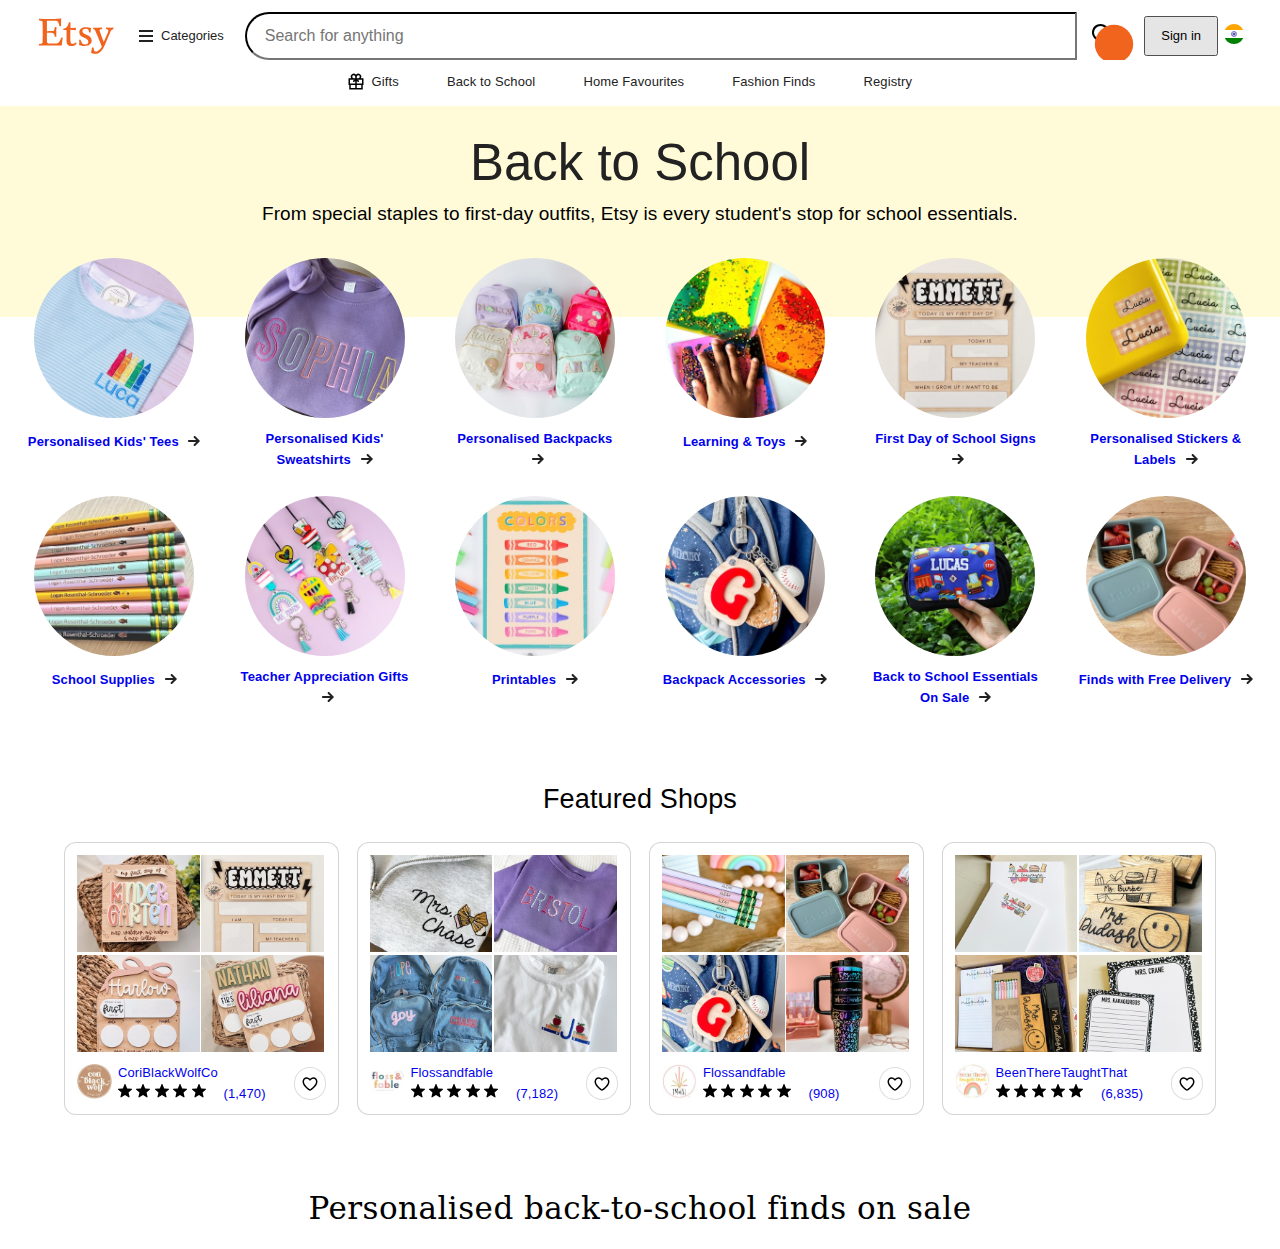
<file: index.html>
<!DOCTYPE html>
<html lang="en">
<head>
    <meta charset="UTF-8">
    <meta name="viewport" content="width=device-width, initial-scale=1.0">
    <title>Document</title>
    <link rel="stylesheet" href="style/general.css">
    <link rel="stylesheet" href="style/header.css">
    <link rel="stylesheet" href="style/banner.css">
    <link rel="stylesheet" href="style/feature.css">
    <link rel="stylesheet" href="style/personalize-zone.css">
    
</head>
<body>
    <div class="desktop-header-outer">
        <div class="desktop-header-wrapper">
            <header class="desktop-header">
                <div class="etsy-logo">
                    <a href="">
                        <span class="hidden">Etsy</span>
                        <span class="logo-outer">
                            <svg class="logo" xmlns="http://www.w3.org/2000/svg" viewBox="0 0 48 24" aria-hidden="true" focusable="false"><path d="M6.547,3.125v6.008c0,0,2.117,0,3.25-0.086c0.891-0.156,1.055-0.242,1.219-1.133l0.328-1.305h0.969l-0.164,2.852 l0.086,2.922h-0.977l-0.242-1.141c-0.242-0.812-0.57-0.977-1.219-1.055c-0.812-0.086-3.25-0.086-3.25-0.086v5.039 c0,0.969,0.492,1.383,1.625,1.383h3.414c1.055,0,2.109-0.086,2.766-1.625l0.883-1.953h0.82c-0.086,0.406-0.492,3.984-0.57,4.789 c0,0-3.086-0.078-4.383-0.078H5.25l-3.492,0.078v-0.883l1.133-0.25c0.82-0.164,1.062-0.406,1.062-1.055 c0,0,0.086-2.195,0.086-5.852c0-3.648-0.086-5.844-0.086-5.844c0-0.727-0.242-0.891-1.062-1.055L1.758,2.555V1.664l3.414,0.07h6.5 c1.297,0,3.484-0.234,3.484-0.234s-0.078,1.375-0.164,4.625h-0.891l-0.328-1.141c-0.32-1.461-0.805-2.188-1.703-2.188H6.961 C6.547,2.797,6.547,2.875,6.547,3.125z M19.703,3.766h0.977V7.18l3.336-0.164l-0.164,1.547l-3.25-0.25v6.016 c0,1.703,0.57,2.359,1.547,2.359c0.883,0,1.539-0.492,1.781-0.898l0.484,0.57c-0.484,1.133-1.859,1.703-3.164,1.703 c-1.617,0-2.93-0.969-2.93-2.836V8.398h-1.938V7.586C18.008,7.422,19.219,6.445,19.703,3.766z M26.695,14.242l0.648,1.547 c0.242,0.648,0.812,1.305,2.109,1.305c1.383,0,1.953-0.734,1.953-1.625c0-2.766-5.445-1.953-5.445-5.688c0-2.109,1.703-3.094,3.898-3.094c0.977,0,2.438,0.164,3.172,0.492c-0.164,0.812-0.25,1.867-0.25,2.68l-0.805,0.078l-0.57-1.625 c-0.164-0.398-0.82-0.727-1.625-0.727c-0.977,0-1.953,0.406-1.953,1.461c0,2.516,5.609,1.953,5.609,5.688c0,2.117-1.867,3.25-4.148,3.25c-1.703,0-3.414-0.656-3.414-0.656c0.164-0.969,0.086-2.023,0-3.086H26.695z M33.031,22.039 c0.242-0.891,0.406-2.023,0.57-3.086l0.891-0.078l0.328,1.703c0.078,0.406,0.32,0.734,0.969,0.734c1.055,0,2.438-0.648,3.742-2.922 c-0.578-1.383-2.281-5.844-3.828-9.258c-0.406-0.898-0.484-0.977-1.047-1.141l-0.414-0.156v-0.82l2.445,0.086l3-0.164V7.75 l-0.734,0.164c-0.57,0.078-0.805,0.398-0.805,0.727c0,0.086,0,0.164,0.078,0.328c0.156,0.492,1.461,4.141,2.438,6.578c0.805-1.703,2.352-5.523,2.594-6.172c0.086-0.328,0.164-0.406,0.164-0.648c0-0.414-0.242-0.656-0.805-0.812L42.039,7.75V6.938 l2.281,0.078l2.109-0.078V7.75l-0.406,0.32c-0.812,0.328-0.898,0.406-1.219,1.062l-3.57,8.359 c-2.117,4.797-4.312,5.203-5.852,5.203C34.406,22.695,33.672,22.445,33.031,22.039z"></path></svg>
                        </span>
                    </a>
                </div>
                <nav class="category-wrapper">
                    <div class="category-bar">
                        <button class="category-bar-button">
                            <span class="bar-icon">
                                <svg xmlns="http://www.w3.org/2000/svg" aria-hidden="true" focusable="false" viewBox="0 0 18 18">
                                    <rect x="2" y="8" width="14" height="2"></rect>
                                    <rect x="2" y="13" width="14" height="2"></rect>
                                    <rect x="2" y="3" width="14" height="2"></rect>
                                </svg>
                            </span>Categories
        
                        </button>
                    </div>
                </nav>
                <div class="search-bar">
                    <div class="search-bar-outer">
                        <form class="search-bar-form">
                            <div class="search-container">
                                <div class="search-bar-inner">
                                   <input type="text" placeholder="Search for anything" class="search-bar-input">
                                    <button class="button-search-icon">
                                       <span class="search-icon-inner">
                                         <svg xmlns="http://www.w3.org/2000/svg" viewBox="0 0 24 24" aria-hidden="true" focusable="false"><path fill-rule="evenodd" clip-rule="evenodd" d="M10.5 19a8.46 8.46 0 0 0 5.262-1.824l4.865 4.864 1.414-1.414-4.865-4.865A8.5 8.5 0 1 0 10.5 19m0-2a6.5 6.5 0 1 0 0-13 6.5 6.5 0 0 0 0 13"></path></svg>
                                       </span> 
                                    </button>
                                </div>
                            </div>
                        </form>
                    </div>
                </div>
                <div class="icon-container">
                    <nav class="icon-inner">
                        <ul class="icon-list">
                            <li>
                                <button class="sign-in-button">Sign in</button>
                            </li>
                            <li>
                                <span class="flag-icon-item">
                                    <a class="flag inner">
                                        <svg xmlns="http://www.w3.org/2000/svg" xmlns:xlink="http://www.w3.org/1999/xlink" width="20" height="20" viewBox="0 0 20 20" aria-hidden="true" focusable="false"><title>INDIA</title><defs><path d="M.003 10c0 5.516 4.485 10.002 10 10.002s10-4.486 10-10c0-5.516-4.485-10-10-10s-10 4.484-10 10z" id="a"></path><path d="M10.003 20.002c5.515 0 10-4.486 10-10 0-5.516-4.485-10-10-10s-10 4.484-10 10c0 5.514 4.485 10 10 10z" id="d"></path><filter x="-2.5%" y="-2.5%" width="105%" height="105%" filterUnits="objectBoundingBox" id="c"><feGaussianBlur stdDeviation=".5" in="SourceAlpha" result="shadowBlurInner1"></feGaussianBlur><feOffset in="shadowBlurInner1" result="shadowOffsetInner1"></feOffset><feComposite in="shadowOffsetInner1" in2="SourceAlpha" operator="arithmetic" k2="-1" k3="1" result="shadowInnerInner1"></feComposite><feColorMatrix values="0 0 0 0 0 0 0 0 0 0 0 0 0 0 0 0 0 0 0.5 0" in="shadowInnerInner1"></feColorMatrix></filter></defs><g fill="none" fill-rule="evenodd"><mask id="b" fill="#fff"><use xlink:href="#a"></use></mask><path fill="green" mask="url(#b)" d="M0 20h20v-6H0"></path><path fill="#FFF" mask="url(#b)" d="M0 14V6h20v8"></path><path fill="orange" mask="url(#b)" d="M0 6h20V0H0"></path><use filter="url(#c)" xlink:href="#d" fill="#000"></use></g><g transform="translate(10,10)"><circle r="0.8" fill="#008"></circle><circle r="0.5" fill="#fff"></circle><circle r="0.8" fill="#008"></circle><g id="j"><g id="i"><g id="h"><g id="g"><circle r="0.3" fill="#008" transform="rotate(2.5) translate(2.5)"></circle><path fill="#008" d="M 0, 0.9, C 0.6,4 0,2 0,2 0,2 -0.6,0 -0.6, L 0,12 z"></path></g><use xlink:href="#g" transform="rotate(15)"></use></g><use xlink:href="#h" transform="rotate(30)"></use></g><use xlink:href="#i" transform="rotate(60)"></use></g><use xlink:href="#j" transform="rotate(120)"></use><use xlink:href="#j" transform="rotate(-120)"></use></g></svg>
                                    </a>

                                </span>
                            </li>
                        </ul>

                    </nav>

                </div>

            </header>

        </div>
        <nav class="header-down">
            <div class="header-down-inner">
                <ul class="header-down-list">
                    <li class="header-down-item">
                        <a href="" class="header-down-item-link">
                            <span class="gift-icon">
                                <svg xmlns="http://www.w3.org/2000/svg" viewBox="0 0 24 24" aria-hidden="true" focusable="false"><path fill-rule="evenodd" clip-rule="evenodd" d="M5.535 7A4 4 0 0 1 12 2.354 4 4 0 0 1 18.465 7H22v9h-1v6H3v-6H2V7zm9.466 0H13V5a2 2 0 1 1 2.001 2M11 5a2 2 0 1 0-2.001 2H11zm-.764 4c-.55.614-1.348 1-2.236 1v2a4.98 4.98 0 0 0 3-1v3H4V9zM13 11c.836.628 1.874 1 3 1v-2a3 3 0 0 1-2.236-1H20v5h-7zm-8 5v4h6v-4zm8 4v-4h6v4z"></path></svg>
                            </span>
                            <span>Gifts</span>
                        </a>
                    </li>
                    <li class="header-down-item">
                        <a href="#" class="header-down-item-link">
                            Back to School
                        </a>
                    </li>
                    <li class="header-down-item">
                        <a href="" class="header-down-item-link">
                            Home Favourites
                        </a>
                    </li>
                    <li class="header-down-item">
                        <a href="" class="header-down-item-link">
                           Fashion Finds 
                        </a>
                    </li>
                    <li class="header-down-item">
                        <a href="" class="header-down-item-link">
                            Registry
                        </a>
                    </li>
                </ul>
            </div>

        </nav>

    </div>
    <main>
        <div class="banner-outer">
            <div class="banner-wrapper">
                <h1>Back to School</h1>
                <h3>
                    From special staples to first-day outfits, Etsy is every student's stop for school essentials.
                </h3>
            </div>
             <div class="background">
             </div>
        </div>
        <div class="product-banner">
            <div class="product-banner-outer">
                <div class="product-banner-wrapper">
                    <div class="product-banner-inner">
                    
                    </div>
                </div>
            </div>
        </div>
        <div class="feature-shop-banner">
            <div class="feature-shop-banner-outer">
                <div class="feature-shop-banner-wrapper">
                    <h2>Featured Shops</h2>
                    <div class="feature-shop-banner-inner">
                        <div class="feature-shop-banner-inner-inner">    
                        </div>
                    </div>
                </div>
            </div>
        </div>
        <div class="personalized-zone">
             <div class="personalized-zone-wrapper">
                <div class="personalized-zone-outer">
                    <h2>Personalised back-to-school finds on sale</h2>
                </div>
             </div>
             <div class="filter-bar"></div>

        </div>
       

    </main>
    <script src="script/feature.js"></script>
    <script src="script/banner.js"></script>
</body>
</html>
</file>
<file: style/general.css>
*{
    padding: 0;
    margin: 0;
    box-sizing: border-box;
    font-family: Arial, Helvetica, sans-serif;
}
</file>
<file: style/header.css>
*{
    padding:0;
    margin:0;
    box-sizing: border-box;
}
/* .desktop-header-wrapper{

} */
 .desktop-header-wrapper{
   border-bottom: 0; 
 }
 .desktop-header{
    text-align: left;
    margin: 0 auto;
    max-width: 1400px;
    width: 100%;
    border-bottom: none;
    padding-left: 36px;
    padding-right: 36px;
    padding-top: 12px;
    display: flex;
    justify-content: space-between;
    align-items: center;
}
.etsy-logo{
    padding-right: 6px;
}
.hidden{
    clip:rect(0 0 0 0);
    border: 0;
    width: 1px;
    height: 1px;
    margin: -1px;
    padding: 0;
    position: absolute;
    overflow: hidden;
}
.logo-outer{
    width: 80px;
    height: 40px;
    /* vertical-align: middle; */
    right: 3px;
    top: 1px;
    display: block;
    fill:#f1641e;
}
.logo{
    display: block;
}
.category-wrapper{
    display: block;
}
.category-bar{
    display: inline-block;
    position: relative;
}
.category-bar-button{
    text-align: left;
    display: flex;
    min-height: 36px;
    min-width: 36px;
    padding: 9px 15px;
    font-size: 12.99px;
    line-height: 1.4;
    margin-right: 6px;
    justify-content: space-between;
    align-items: center;
    color:#222;
    border:none;
    outline: none;
    background: 0 0;
    cursor: pointer;
    z-index: 10;
    position: relative;
    border-radius: 24px;
}
.category-bar-button::before{
    content: "";
    width: 100%;
    height: 100%;
    position: absolute;
    top:0;
    left: 0;
    opacity: 0;
    transition: transform .2s cubic-bezier(.345,.115,.135,1.42),opacity .15s ease-out;
}
.category-bar-button::after{
    content: "";
    width: 100%;
    height: 100%;
    position: absolute;
    top:0;
    left:0
}
.bar-icon{
    height: 18px;
    width: 18px;
    fill: currentColor;
    vertical-align: middle;
    display: inline-block;
    margin-right: 6px;
}
.bar-icon svg{
    display: block;
}
.search-bar{
    width: 100%;
    padding-right: 18px;
    display: flex;
    flex:1
}
.search-bar-outer{
    display: inline-block;
    flex:1;
}
.search-bar-form{
    position: relative;
    display: flex;
}
.search-container{
    width: 100%;
    display: block;
}
.search-bar-inner{
    text-align: left;
    display: flex;
    justify-content: space-between;
    align-items: center;
    width: 100%;
    border-radius: 99999px;
    background: rgba(#222,0,05);
    position: relative;
}
.search-bar-input{
    border-width: 2px;
    border-color: #222;
    padding-left: 18px;
    border-top-left-radius: 24px;
    border-bottom-left-radius: 24px;
    background: 0 0;
    flex: 1;
    padding-right: 42px;
    height: 48px;
    padding-top: 8px;
    padding-bottom: 8px;
    outline: 3px solid #0000;
    width: 100%;
    min-width: 0;
    font-size: 16px;
    line-height: 1.7;
    display: block;
    /* transition:border .2s ease-out, background .2s ease-out; */
}
.button-search-icon{
    color: #fff;

    border-width: 2px;
    border-color: #222;
    text-align: left;
    cursor: pointer;
    padding:12px 8px 12px 15px;
    height: 48px;
    border:1.5px solid;
    background: 0 0;
    border-left: 0;
    border:1.5px solid;
    border-radius: 0 24px 24px 0;
    outline:none;
    font-size: 16px;
    font-weight: 700;
    position: relative;
}
.button-search-icon::before{
    content:"";
    border:none;
    width: 100%;
    height: 100%;
    position: absolute;
    top:0;
    left:0
}
.search-icon-inner{
    bottom:3px;
    right: 3px;
    position: relative;
     
    height: 24px;
    width: 24px;
    vertical-align: middle;
    display: inline-block;
}
.search-icon-inner::after{
    opacity: 1;
    border-radius: 9999px;
    width:48px;
    height: 48px;
    top:-2px;
    transform: scale(.8)perspective(1px);
    background: #f1641e;
    content:"";
    border:none;
    left: 0;
    position: absolute;
   
}
.search-icon-inner svg{
    display: block;  
}
.icon-container{
    flex-shrink: 0; 
}
.icon-inner{
    display: block;
}
.icon-list{
    list-style: none;
    display: flex;
    justify-content: space-between;
    align-items: center;
}
.sign-in-button{
    min-height: 36px;
    min-width: 36px;
    padding: 9px 15px;
    font-size: 12.99px;
    line-height: 1.4;
    margin-right: 6px;  
}
.sign-in-button::before{
    border:#0000 solid 0px;
    opacity: 0;
    transition: transform .2s cubic-bezier(.345,.115,.135,1.42),opacity .15s ease-out;
    content: "";
    /* trasform */
    width: 100%;
    height: 100%;
    position: absolute;
    top:0;
    left: 0;
}
.sign-in-button::after{
    background-color: #0000;
    border-color: #0000;
    /* trasform */
    width: 100%;
    height: 100%;
    position: absolute;
    top:0;
    left: 0;
}
.flag-item-icon{
    display: inline-block;
    position: relative;
}
.flag-inner{
    padding: 12px;
    line-height: 1;
}
/* .flag-inner::after{

} */
 .header-down{
    display: block;  
 }
 .header-down-inner{
   position: relative;
   background-color: #fff;
   letter-spacing: .1299px;
   font-size: 12.99px;
   font-weight: 400;
   line-height: 1.4;
   max-width: 1400px;
   margin: 0 auto;
   /* font-family:; */
 }
 .header-down-list{
    list-style: none;
    padding-top: 4px;
    padding-bottom: 5px;
    display: flex;
    justify-content: center;
 }
 .header-down-item{
    margin-right: 18px;

 }
 .header-down-item-link{
    text-decoration: none;
    min-height: 36px;
    min-width: 36px;
    padding: 9px 15px;
    font-size: 12.99px;
    line-height: 1.4;
    color:#222;
    cursor: pointer;
    text-align: center;
    vertical-align: middle;
    background: 0 0;
    border:none;
    border-radius: 24px;
    outline: none;
    font-weight: 500;
    display: inline-block;
    position: relative;
    font-family: Arial, Helvetica, sans-serif;
 }
 .gift-icon{
    height: 18px;
    width: 18px;
    bottom:1px;
    right:3px;
    position: relative;
    vertical-align: middle;
    display: inline-block;
 }
 /* .header-down-link{
    min-width: 36px;
    min-height: 36px;
    padding: 9px 15px;
    font-size: 12.99px;
    line-height: 1.4;
 } */
</file>
<file: style/banner.css>
.banner-outer{
  background-color: #FFFBD8;
  width: 100%;  
}
.banner-wrapper{
    width: 100%;
    text-align: center;
    padding:30px 36px 0 36px;
}
.banner-wrapper h1{
     font-family:Arial, Helvetica, sans-serif;
    font-size: 51.01px;
    font-weight: 300;
    line-height: 1.05;
    letter-spacing: 0;
    padding-bottom: 12px;
    color:#222;
}
.banner-wrapper h3{
    letter-spacing: 0.09505px;
    font-family:Arial, Helvetica, sans-serif;
    font-size: 19.01px;
    font-weight: 500;
    line-height: 1.4;
    padding-bottom: 12px;
}
.background{
    background-color: #FFFBD8;
    position: absolute;
    z-index: -1;
    width: 100%;
    min-height: 80px;
    transform: translateY(-3px);
}
/* .product-banner{

} */
 .product-banner-outer{
    max-width: 1400px;
    margin: 0 auto;
 }
 .product-banner-wrapper{
    margin: 18px;
 }
 .product-banner-inner{
    margin: -9px;
    display: flex;
    flex-wrap: wrap;
    justify-content: center;
 }
 .product-item{
    padding: 9px 18px 18px 18px;
    flex-grow: 1;
    flex-basis: 16.6%;
    max-width: 16.67%;
    text-align: center;
    word-break: break-word;
 }
 .product-item-link{
    font-size: 12.99px;
    font-weight: 700;
    text-decoration: none;
    position: relative;
    transition: opacity .2s ease-out;
    display: block;
    letter-spacing: .1299px;
    line-height: 1.4;
 }
 .product-item-link::before{
    content:"";
    z-index: -1;
    background: 0 0;
    width: calc(100% + 16px);
    height: calc(100% + 16px);
    position: absolute;
    top:50%;
    left: 50%;
    transform:translate(-50%,-50%) ;
 }
 .product-item-link img{
    width: 100%;
    border-radius: 9999px;
    max-width: 160px;
    margin-left: auto;
    margin-right: auto;
    display: block;
    margin-bottom: 12px;
 }
 .product-item-link::after{
    background-image:url(/image/arrow.svg);
    margin-left: 6px;
    width:12px;
    height: 24px;
    top:7px;
    margin-top: -8px;
    content: "";
    background-size: contain;
    display: inline-block;
    position: relative;

 }
</file>
<file: style/feature.css>
.feature-shop-banner-outer{
   max-width: 1400px;
   margin: 0 auto;
   display: flex;
   justify-content: center;
   min-width: 90%; 
}
.feature-shop-banner-wrapper{
    margin-top: 48px;
    margin-left: 36px;
    margin-right: 36px;
    margin-bottom: 18px;
    min-width: inherit;
}
.feature-shop-banner-wrapper h2{
    letter-spacing: 0.13505px;
    font-size: 27.01px;
    font-weight: 500;
    line-height: 1.3;
    text-align: center;
    padding-bottom: 24px;
}
.feature-shop-banner-inner{
    max-width: 1400px;
    margin: 0 auto;
}
.feature-shop-banner-inner-inner{
    display: flex;
    justify-content: center;
    flex-wrap: wrap;
    margin: -9px;
}
.feature-shop-one{
    flex-grow: 1;
    flex-basis: 25%;
    max-width: 25%;
    padding: 9px;
}
.feature-shop-one-wrapper{
    text-align: left;
    width: 100%;
    cursor: pointer;
    z-index: 10;
    background: 0 0;
    border: none;
    outline: none;
    max-width: 100%;
    text-decoration: none;
    display: inline-block;
    position: relative;
    border-radius: 12px;
    background: #fff;
    overflow: hidden;
    border:1px solid #0e0e0e2e;
}
.feature-shop-upper{
    position: relative;
    z-index: 10;
    padding: 12px 12px 0 12px;
    display: flex;
    margin-bottom: 3px;
    /* gap:2px; */
}
.fearure-shop-one-link{
    width: 100%;
    border-radius: 8px !important;
    opacity: 1;
    transition: all .15s ease-in-out;
    margin-right: 1.5px;
    background: 0 0;
    
}
.feature-shop-one-inner{
    
    position: relative;
    background-color: #faf9f5;
    transition: opacity .25s ease-out;  
}
.feature-shop-one-inner::before{
    padding: 0 0 79.412%;
    content: "";
    height: 0;
    display: block;
    /* position: absolute;
    top:0;
    bottom: 0;
    left: 0;
    right: 0; */
}
.place-holder-content{

    position: absolute;
    top:0;
    bottom: 0;
    left: 0;
    right: 0;
    transition: opacity .25s ease-out;
}
.place-holder{
    /* overflow: hidden; */
    border-radius: 2px;
    background-color: #faf9f5;
    transition: opacity .25s ease-out;
    position: relative;
}
/* .place-holder-inner{
    border-radius: 2px;
} */
.place-holder-inner img{
    width: 100%;
    display: block;
    height: 100%;
}
.feature-shop-lower{
    position: relative;
    padding-left: 12px;
    padding-right: 12px;
    display: flex;
}
.feature-shop-content{
    padding: 12px;
    display: flex;
    align-items: center;
    justify-content: space-between;
}
.content-link{
    text-decoration: none;
    transition: opacity .2s ease-out;
    width: 100%;
    position: relative;
    margin-right: 12px;
}
.content-link-image{
    width: 100%;
    display: flex;
    align-items: center; 
}
.content-link-image img{
    border-radius: 8px;
    display: block;
    margin-right: 6px;
    align-self: flex-start;
    object-fit: cover;
    min-width: 35px;
    height: 35px;
    width: 35px;
}
.name-container{
    width: 100%;
    min-width: 0;
}
.name-shop{
    letter-spacing: 0.1299px;
    font-size: 12.99px;
    font-weight: 500;
    line-height: 1.4;
}
.star-container{
   display:inline-flex;
   align-items: center;
   flex-wrap: wrap; 
}
.star-inner{
    margin-right: 12px;
    display: inline-block;
}
.star-content{
    display: inline-block;
    vertical-align: middle;
    width:14px;
    height: 14px;
    bottom: 1px;
    position: relative;
}
.star-content svg{
    display: block;
}
.count-container{
    letter-spacing: 0.1299px;
    font-size: 12.99px;
    font-weight: 400;
    line-height: 1.4;
    left:2px;
    top:1px;
    position: relative;
    /* right:-2px;
    bottom:-1px */
}
.favorite-button{
   display: flex;
   align-items: center; 
}
.favorite-button-link{
   padding:6px;
   min-height: 30px;
   min-width: 30px;
   border: 1px solid #22222226;
   display: inline-block;
   position: relative;
   border-radius: 24px;
   outline: none;
   background-color: #fff;
}
.favorite-button-link::before,
.favorite-button-link::after{
    /* box-shadow: ; */
    content: "";
    width: 100%;
    height: 100%;
    position: absolute;
    top:0;
    left: 0;
    transition: all .15s ease-in-out;
}
.favorite-button-inner{
    height: 18px;
    width: 18px;
    display: inline-block;
    vertical-align: middle;
}
.favorite-button-inner svg{
    display: block;
}
</file>
<file: style/personalize-zone.css>
.personalized-zone{
    max-width: 1402px;
    margin: 0 auto;
}
.personalized-zone-wrapper{
    margin-top: 48px;
    margin-bottom: 18px;
}
.personalized-zone-outer{
    
    padding:6px;
    margin-bottom: 6px;
}
.personalized-zone-outer h2{
    letter-spacing: 0.46514px;
    font-size: 31.01px;
    font-weight: 300;
    line-height: 1.1;
    text-align: center;
    font-family: Guardian-EgypTT,Charter,Charter Bitstream,Cambria,Noto Serif Light,Droid Serif,Georgia,"serif";
}
</file>
